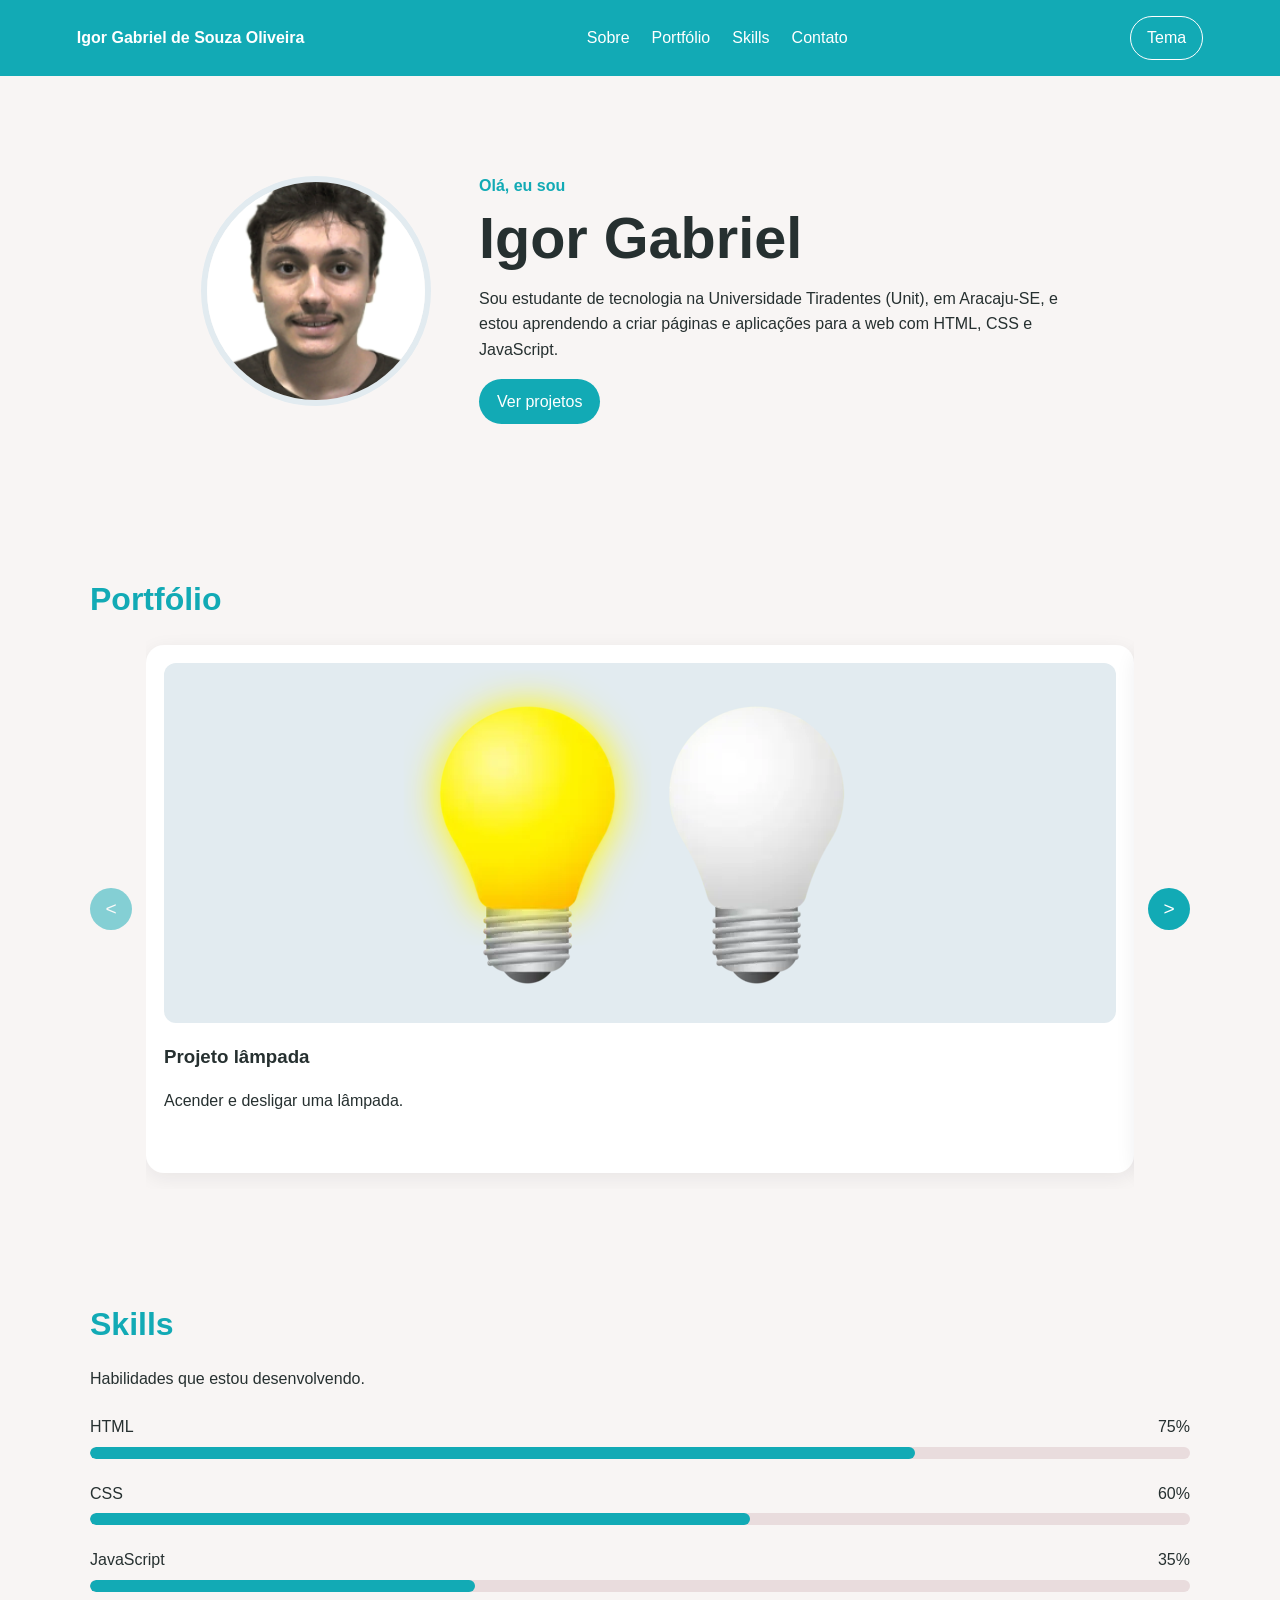
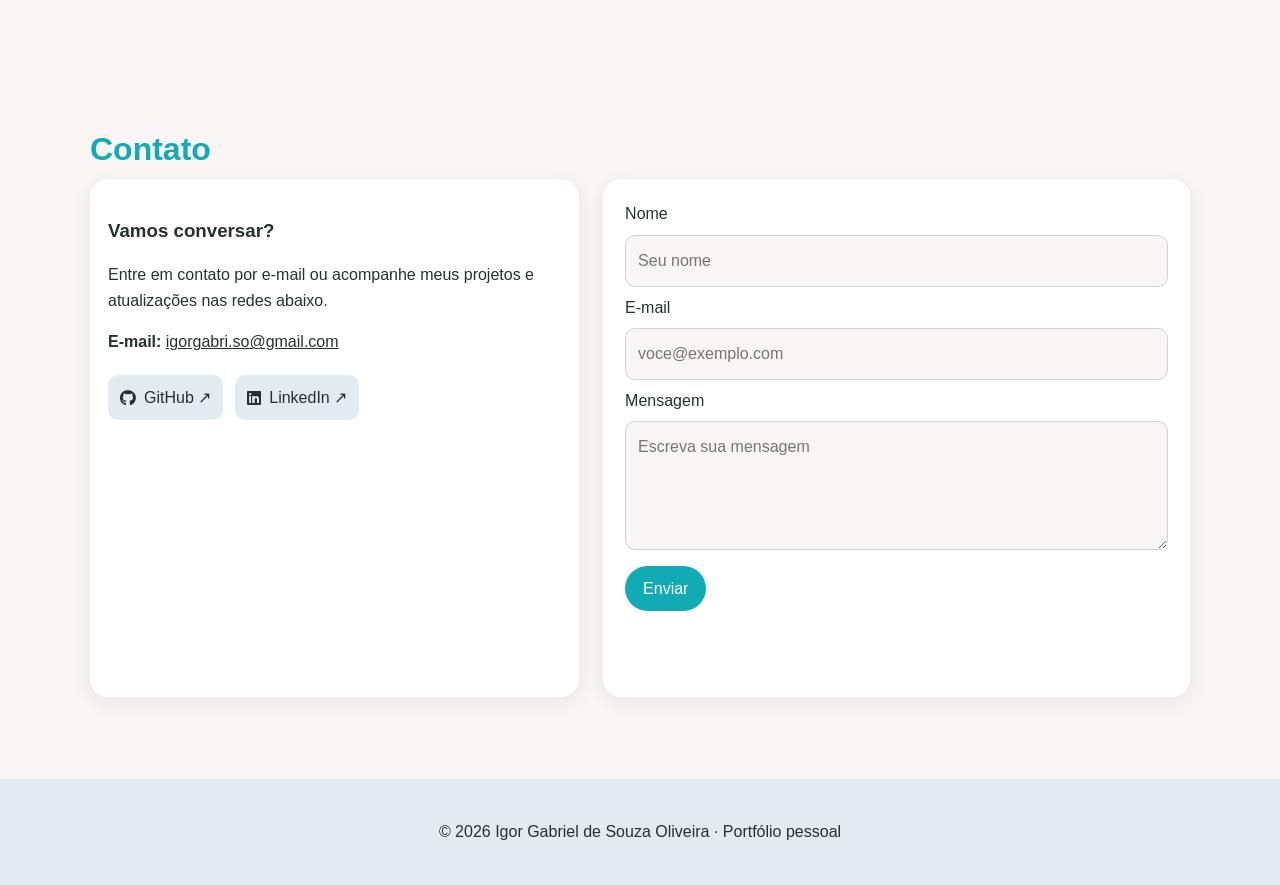
<file: index.html>
<!DOCTYPE html>
<html lang="pt-BR">
<head>
  <meta charset="UTF-8">
  <meta name="viewport" content="width=device-width, initial-scale=1.0">
  <title>Portfólio de Igor Gabriel de Souza Oliveira</title>
  <link rel="stylesheet" href="style.css">
  <link rel="stylesheet" href="https://cdnjs.cloudflare.com/ajax/libs/font-awesome/6.5.2/css/all.min.css">
  <script src="script.js" defer></script>
</head>
<body>
  <header class="topo">
    <a class="logo" href="#sobre">Igor Gabriel de Souza Oliveira</a>
    <nav>
      <a href="#sobre">Sobre</a>
      <a href="#portfolio">Portfólio</a>
      <a href="#skills">Skills</a>
      <a href="#contato">Contato</a>
    </nav>
    <button id="btn-tema" class="btn-tema" type="button">Tema</button>
  </header>

  <main>
    <section id="sobre" class="apresentacao">
      <img class="foto" src="assets/imgs/foto.png" alt="Foto de Igor Gabriel">
      <div class="apresentacao-texto">
        <p class="saudacao">Olá, eu sou</p>
        <h1>Igor Gabriel</h1>
        <p>Sou estudante de tecnologia na Universidade Tiradentes (Unit), em Aracaju-SE, e estou aprendendo a criar páginas e aplicações para a web com HTML, CSS e JavaScript.</p>
        <a class="botao" href="#portfolio">Ver projetos</a>
      </div>
    </section>

    <section id="portfolio" class="secao">
      <h2>Portfólio</h2>
      <div class="carrossel">
        <button id="btn-anterior" class="seta" type="button" aria-label="Projetos anteriores">&lt;</button>

        <div class="trilho" id="trilho-projetos">
          <article class="card">
            <div class="card-imagem">
              <a href="assets/projects/lampada/index.html" target="_blank" rel="noopener noreferrer">
                <img src="assets/imgs/lamp_on_off.png" alt="Foto de duas lâmpadas, uma ligada e outra desligada.">
              </a>
            </div>
            <h3>Projeto lâmpada</h3>
            <p>Acender e desligar uma lâmpada.</p>
          </article>

          <article class="card">
            <div class="card-imagem">
              <a href="assets/projects/lista_tarefas/index.html" target="_blank" rel="noopener noreferrer">
                <img src="assets/imgs/lista_tarefas.png" alt="Preview da tela inicial da lista de tarefas.">
              </a>
            </div>
            <h3>Lista de tarefas</h3>
            <p>Organização de tarefas do dia a dia.</p>
          </article>

          <article class="card">
            <div class="card-imagem">
              <a href="assets/projects/calculadora/index.html" target="_blank" rel="noopener noreferrer">
                <img src="assets/imgs/calculadora.png" alt="Preview da página da calculadora">
              </a>
            </div>
            <h3>Calculadora</h3>
            <p>Página onde se pode realizar cálculos</p>
          </article>

          <article class="card">
            <div class="card-imagem">
              <a href="assets/projects/supermart-estoque/visao_geral.html" target="_blank" rel="noopener noreferrer">
                <img src="assets/projects/supermart-estoque/logo.png" alt="Logo do sistema">
              </a>
            </div>
            <h3>Sistema de estoque</h3>
            <p>Sistema em que pode ser utilizado para o gerenciamento de um estoque</p>
          </article>

        </div>

        <button id="btn-proximo" class="seta" type="button" aria-label="Próximos projetos">&gt;</button>
      </div>
    </section>

    <section id="skills" class="secao">
      <h2>Skills</h2>
      <p>Habilidades que estou desenvolvendo.</p>

      <div class="skill">
        <div class="skill-cabecalho">
          <span>HTML</span><span>75%</span>
        </div>
        <div class="barra">
          <div class="nivel" data-nivel="75"></div>
        </div>
      </div>

      <div class="skill">
        <div class="skill-cabecalho">
          <span>CSS</span><span>60%</span>
        </div>
        <div class="barra">
          <div class="nivel" data-nivel="60"></div>
        </div>
      </div>

      <div class="skill">
        <div class="skill-cabecalho">
          <span>JavaScript</span><span>35%</span>
        </div>
        <div class="barra">
          <div class="nivel" data-nivel="35"></div>
        </div>
      </div>
    </section>

    <section id="contato" class="secao">
      <h2>Contato</h2>
      <div class="contato-grid">
        <article class="card contato-card">
          <h3>Vamos conversar?</h3>
          <p>Entre em contato por e-mail ou acompanhe meus projetos e atualizações nas redes abaixo.</p>
          
          <p> <strong>E-mail:</strong> <a href="mailto:igorgabri.so@gmail.com">igorgabri.so@gmail.com</a></p>
          <div class="contato-links" aria-label="Redes profissionais">

          <a class="contato-link" href="https://github.com/Igor-Gabs119" target="_blank" rel="noopener noreferrer" aria-label="GitHub">
            <i class="fa-brands fa-github" aria-hidden="true"></i> GitHub ↗
          </a>

          <a class="contato-link" href="https://www.linkedin.com/in/igor-gabriel-de-souza-oliveira-3a478040a/" target="_blank" rel="noopener noreferrer" aria-label="LinkedIn">
           <i class="fa-brands fa-linkedin" aria-hidden="true"></i> LinkedIn ↗
          </a>

          </div>
          <iframe class="mapa" title="Mapa com a localização aproximada: Aracaju, Sergipe, Brasil" src="https://www.google.com/maps?q=Aracaju,+Sergipe,+Brasil&z=11&output=embed" loading="lazy" referrerpolicy="no-referrer-when-downgrade" allowfullscreen></iframe>
        </article>

        <form id="form-contato" class="formulario" novalidate>
          <label for="nome">Nome</label>
          <input id="nome" type="text" placeholder="Seu nome" required>

          <label for="email">E-mail</label>
          <input id="email" type="email" placeholder="voce@exemplo.com" required>

          <label for="mensagem">Mensagem</label>
          <textarea id="mensagem" rows="4" placeholder="Escreva sua mensagem" required></textarea>

          <button class="botao" type="submit">Enviar</button>
          <p id="retorno-formulario" role="status" aria-live="polite"></p>
        </form>
      </div>    </section>
  </main>

  <footer>
    <p>© 2026 Igor Gabriel de Souza Oliveira · Portfólio pessoal</p>
  </footer>
</body>
</html>
</file>
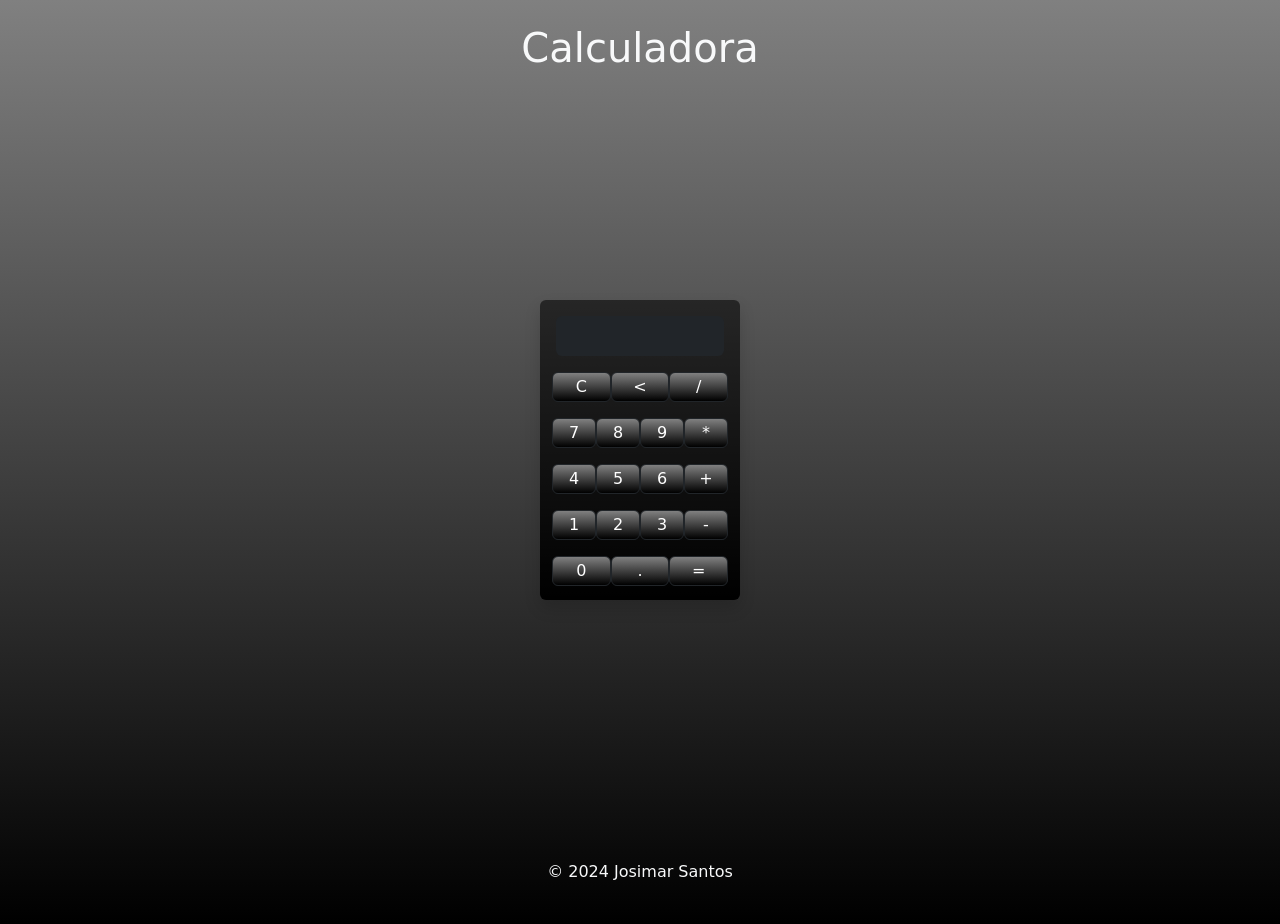
<file: assets/projects/calculadora/index.html>
<!DOCTYPE html>
<html lang="en">
<head>
    <meta charset="UTF-8">
    <meta name="viewport" content="width=device-width, initial-scale=1.0">
    <title>Calculator</title>
    <link rel="stylesheet" href="style.css">
    <link href="https://cdn.jsdelivr.net/npm/bootstrap@5.3.3/dist/css/bootstrap.min.css" rel="stylesheet" integrity="sha384-QWTKZyjpPEjISv5WaRU9OFeRpok6YctnYmDr5pNlyT2bRjXh0JMhjY6hW+ALEwIH" crossorigin="anonymous">
</head>
<body>
    <header class="header text-center my-4">
        <h1 class="text-light">Calculadora</h1>
    </header>
    <main class="d-flex justify-content-center">
        <div class="calc bg-black bg-gradient p-3 rounded shadow">
            <div class="display bg-dark pb-3 mb-3 rounded text-light text-end" id="display"></div>
            <div class="btns">
                <div class="row g-2"> 
                    <button onclick="clearAll()" class="btn col btn-dark d-flex justify-content-center align-items-center" aria-label="Clear">C</button>
                    <button onclick="backspace()" class="btn col btn-dark d-flex justify-content-center align-items-center" aria-label="Backspace"><</button>
                    <button onclick="pressed('/')" class="btn col btn-dark d-flex justify-content-center align-items-center" aria-label="Divide">/</button>
                </div>
                <div class="row g-2 mt-2">
                    <button onclick="pressed('7')" class="btn col btn-dark d-flex justify-content-center align-items-center" aria-label="Seven">7</button>
                    <button onclick="pressed('8')" class="btn col btn-dark d-flex justify-content-center align-items-center" aria-label="Eight">8</button>
                    <button onclick="pressed('9')" class="btn col btn-dark d-flex justify-content-center align-items-center" aria-label="Nine">9</button>
                    <button onclick="pressed('*')" class="btn col btn-dark d-flex justify-content-center align-items-center" aria-label="Multiply">*</button>
                </div>
                <div class="row g-2 mt-2">
                    <button onclick="pressed('4')" class="btn col btn-dark d-flex justify-content-center align-items-center" aria-label="Four">4</button>
                    <button onclick="pressed('5')" class="btn col btn-dark d-flex justify-content-center align-items-center" aria-label="Five">5</button>
                    <button onclick="pressed('6')" class="btn col btn-dark d-flex justify-content-center align-items-center" aria-label="Six">6</button>
                    <button onclick="pressed('+')" class="btn col btn-dark d-flex justify-content-center align-items-center" aria-label="Add">+</button>
                </div>
                <div class="row g-2 mt-2">
                    <button onclick="pressed('1')" class="btn col btn-dark d-flex justify-content-center align-items-center" aria-label="One">1</button>
                    <button onclick="pressed('2')" class="btn col btn-dark d-flex justify-content-center align-items-center" aria-label="Two">2</button>
                    <button onclick="pressed('3')" class="btn col btn-dark d-flex justify-content-center align-items-center" aria-label="Three">3</button>
                    <button onclick="pressed('-')" class="btn col btn-dark d-flex justify-content-center align-items-center" aria-label="Subtract">-</button>
                </div>
                <div class="row g-2 mt-2">
                    <button onclick="pressed('0')" class="btn col btn-dark d-flex justify-content-center align-items-center" aria-label="Zero">0</button>
                    <button onclick="pressed('.')" class="btn col btn-dark d-flex justify-content-center align-items-center" aria-label="Decimal">.</button>
                    <button onclick="calculate()" class="btn col btn-dark d-flex justify-content-center align-items-center" aria-label="Equals">=</button>
                </div>
            </div>
        </div>
    </main>
    <footer class="footer text-light fixed-bottom mt-auto text-center">
        <p>&copy; 2024 Josimar Santos</p>
    </footer>
    <script src="script.js"></script>
    <script src="https://cdn.jsdelivr.net/npm/bootstrap@5.3.3/dist/js/bootstrap.bundle.min.js" integrity="sha384-YvpcrYf0tY3lHB60NNkmXc5s9fDVZLESaAA55NDzOxhy9GkcIdslK1eN7N6jIeHz" crossorigin="anonymous"></script>
</body>
</html>
</file>
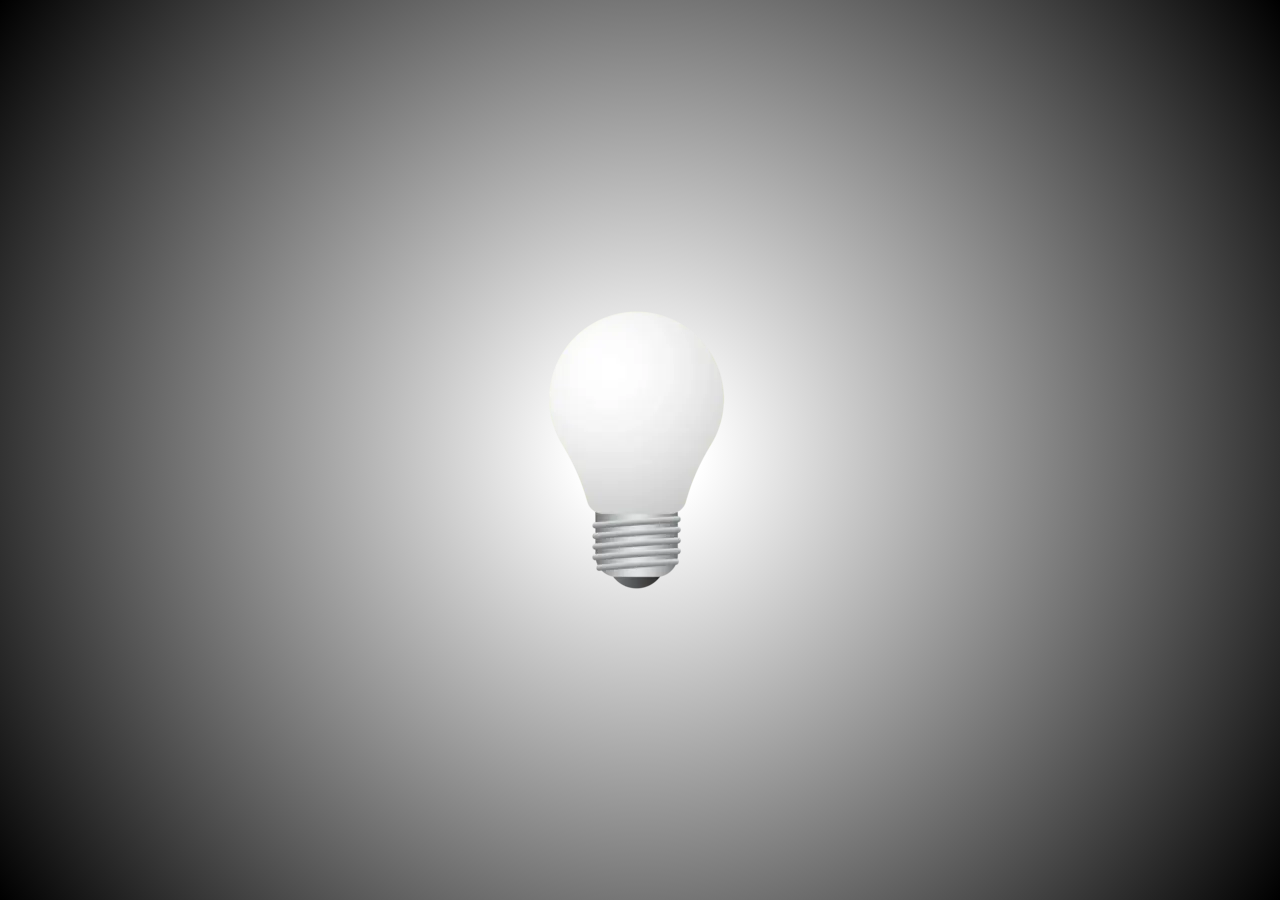
<file: assets/projects/lampada/index.html>
<!DOCTYPE html>
<html lang="pt-BR">
<head>
    <meta charset="UTF-8">
    <meta name="viewport" content="width=device-width, initial-scale=1.0">
    <title>Lâmpada</title>
    <link rel="stylesheet" href="style.css">
    <script src="script.js" defer></script>
</head>
<body>
    <div class="container">
        <img id="lamp" src="assets/lamp_off.png" alt="Lâmpada apagada">
    </div>
</body>
</html>
</file>
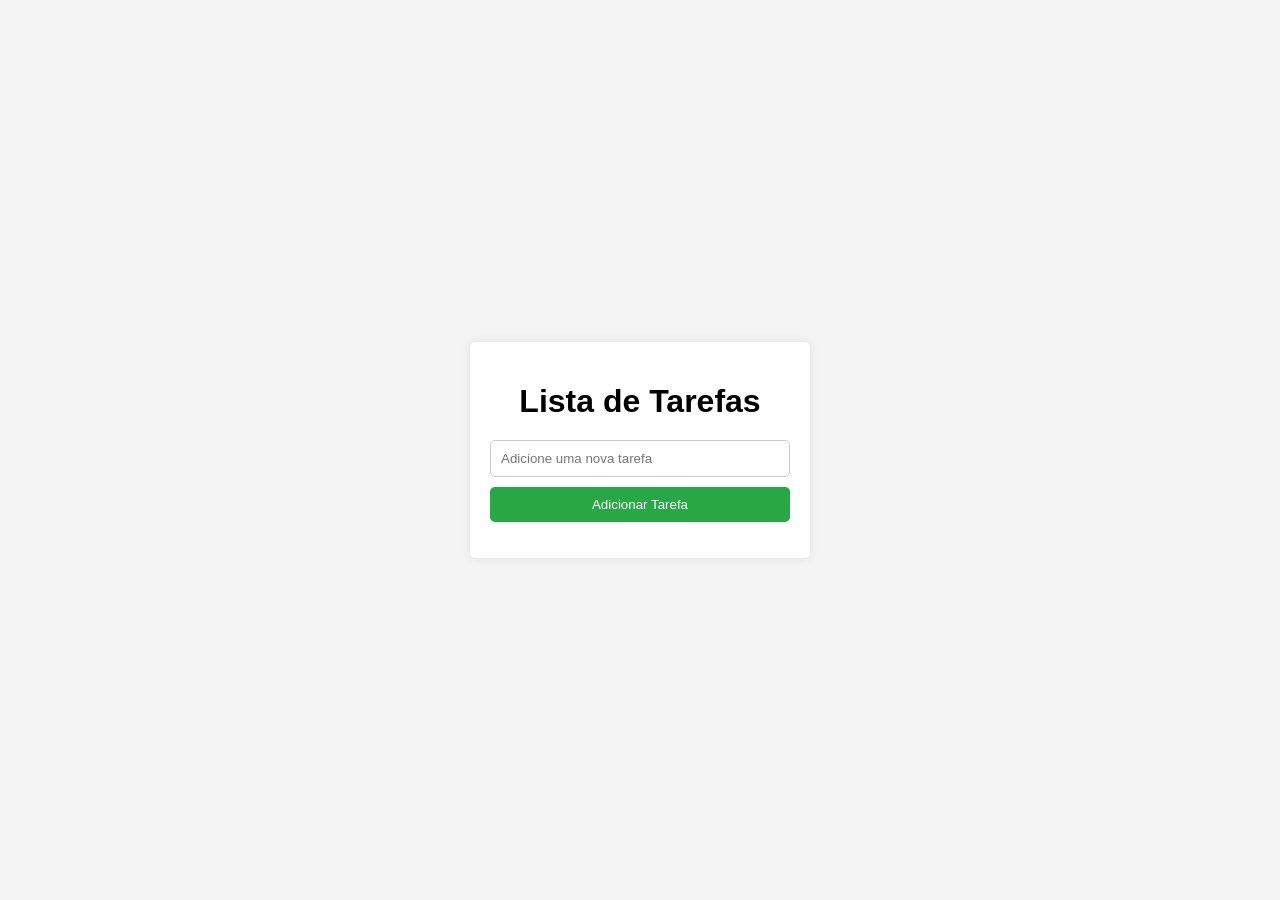
<file: assets/projects/lista_tarefas/index.html>
<html lang="pt-BR">
<head>
    <meta charset="UTF-8">
    <meta name="viewport" content="width=device-width, initial-scale=1.0">
    <title>Lista de Tarefas</title>
    <link rel="stylesheet" href="styles.css">
    <script src="script.js" defer></script>
</head>
<body>
    <div class="container">
        <h1>Lista de Tarefas</h1>
        <input type="text" id="taskInput" placeholder="Adicione uma nova tarefa">
        <button id="addTaskBtn">Adicionar Tarefa</button>
        <ul id="taskList">
            
        </ul>
    </div>
</body>
</html>
</file>
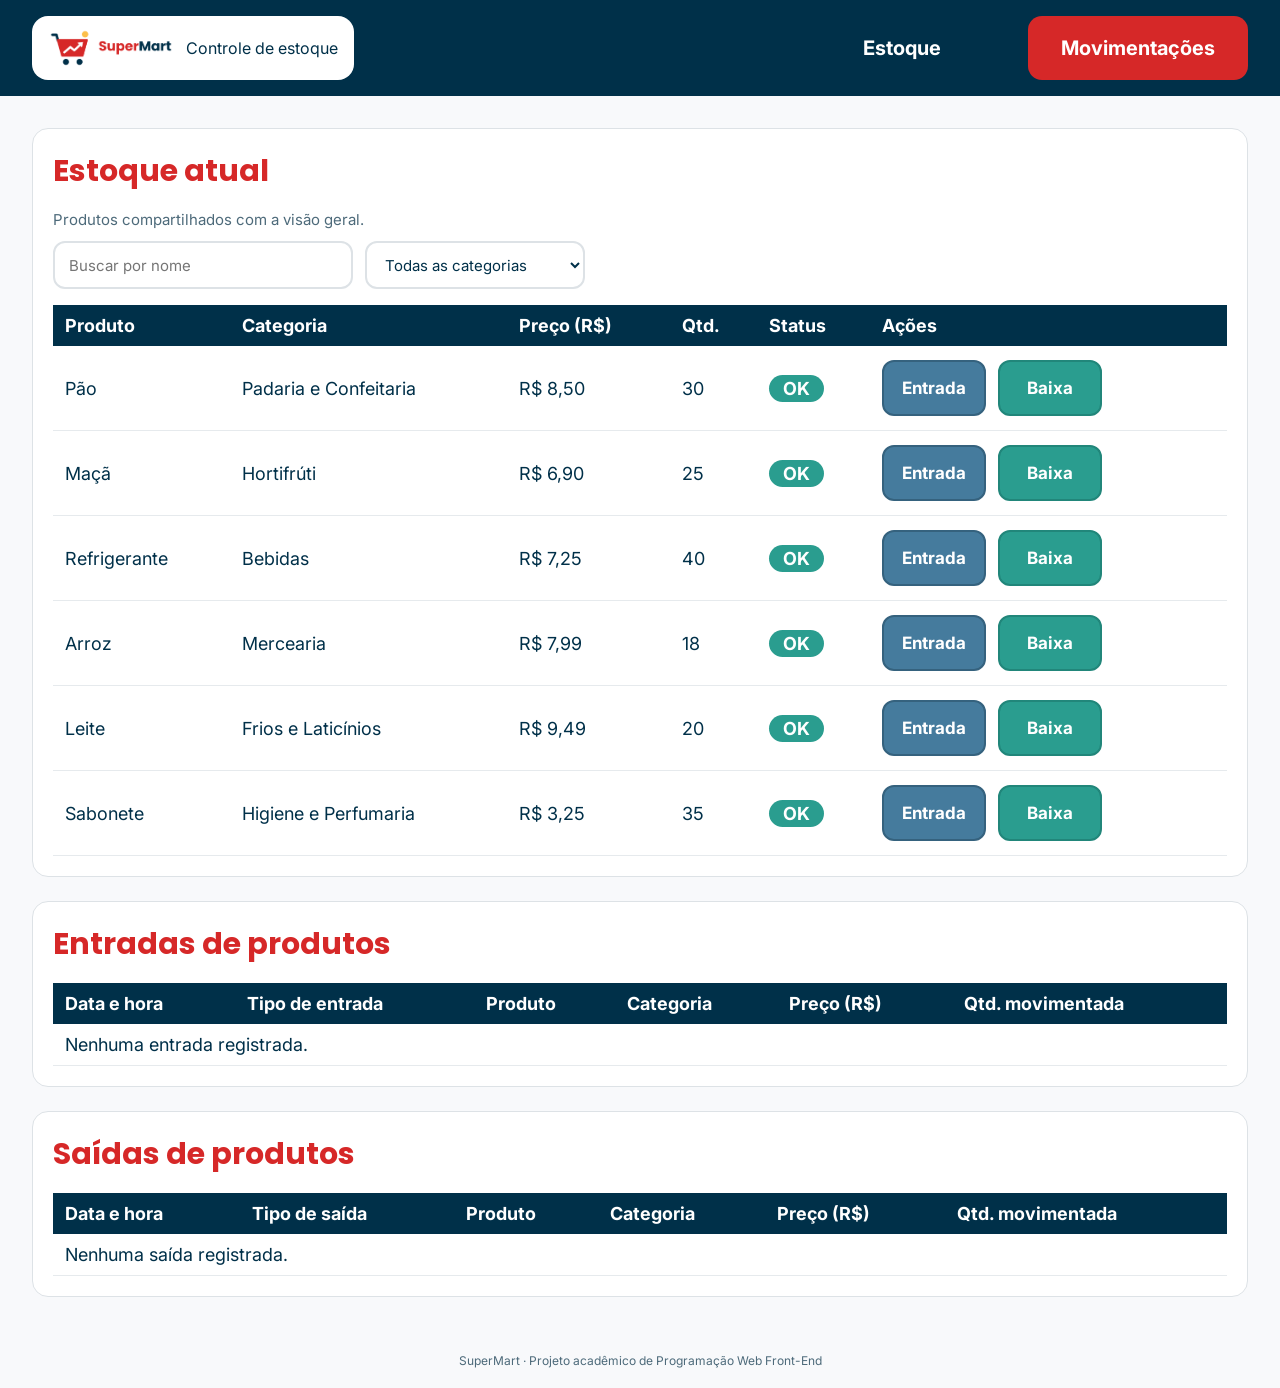
<file: assets/projects/supermart-estoque/movimentacoes.html>
<!DOCTYPE html>
<html lang="pt-BR">
<head>
  <meta charset="UTF-8">
  <meta name="viewport" content="width=device-width, initial-scale=1.0">
  <title>SuperMart | Movimentações</title>

  <link rel="preconnect" href="https://fonts.googleapis.com">
  <link rel="preconnect" href="https://fonts.gstatic.com" crossorigin>
  <link href="https://fonts.googleapis.com/css2?family=Inter:wght@400;600;700&family=Poppins:wght@700&display=swap" rel="stylesheet">

  <link rel="stylesheet" href="css/style.css">
  <script src="js/script.js" defer></script>
</head>
<body>
  <header class="header">
    <div class="marca">
      <img src="docs/logo.png" alt="SuperMart">

      <div>
        <p class="subtitulo">Controle de estoque</p>
      </div>
    </div>
  </header>

  <div id="menu_lateral">
    <button class="btn_lateral" onclick="window.location.href='visao_geral.html'">
      Estoque
    </button>
    <button class="btn_lateral ativo" onclick="window.location.href='movimentacoes.html'">
      Movimentações
    </button>
  </div>

  <main>
    <section class="secao-movimentacoes">
      <h2>Estoque atual</h2>
      <p class="descricao-secao">Produtos compartilhados com a visão geral.</p>
      <div class="filtros-movimentacoes">
        <label class="campo-oculto" for="busca_movimentacoes">Buscar por nome</label>
        <input type="search" id="busca_movimentacoes" placeholder="Buscar por nome">
        <label class="campo-oculto" for="categorias_movimentacoes">Categoria</label>
        <select id="categorias_movimentacoes">
          <option>Todas as categorias</option>
          <option>Mercearia</option>
          <option>Hortifrúti</option>
          <option>Açougue e Peixaria</option>
          <option>Frios e Laticínios</option>
          <option>Congelados</option>
          <option>Padaria e Confeitaria</option>
          <option>Bebidas</option>
          <option>Limpeza</option>
          <option>Higiene e Perfumaria</option>
          <option>Bazar e Pet</option>
          <option>Eletrônicos</option>
        </select>
      </div>
      <div class="tabela-container">
        <table id="tabela_produtos" class="tabela-dados">
          <thead>
            <tr>
              <th>Produto</th>
              <th>Categoria</th>
              <th>Preço (R$)</th>
              <th>Qtd.</th>
              <th>Status</th>
              <th>Ações</th>
            </tr>
          </thead>
          <tbody></tbody>
        </table>
      </div>
    </section>

    <section class="tabelas_movimentacoes">
      <div class="secao-movimentacoes">
        <h2>Entradas de produtos</h2>
        <div class="tabela-container">
          <table id="tabela_entradas" class="tabela-dados">
            <thead>
              <tr>
                <th>Data e hora</th>
                <th>Tipo de entrada</th>
                <th>Produto</th>
                <th>Categoria</th>
                <th>Preço (R$)</th>
                <th>Qtd. movimentada</th>
              </tr>
            </thead>
            <tbody></tbody>
          </table>
        </div>
      </div>

      <div class="secao-movimentacoes">
        <h2>Saídas de produtos</h2>
        <div class="tabela-container">
          <table id="tabela_saidas" class="tabela-dados">
            <thead>
              <tr>
                <th>Data e hora</th>
                <th>Tipo de saída</th>
                <th>Produto</th>
                <th>Categoria</th>
                <th>Preço (R$)</th>
                <th>Qtd. movimentada</th>
              </tr>
            </thead>
            <tbody></tbody>
          </table>
        </div>
      </div>
    </section>
  </main>

  <footer class="footer">
    <p>SuperMart &middot; Projeto acadêmico de Programação Web Front-End</p>
  </footer>
</body>
</html>
</file>
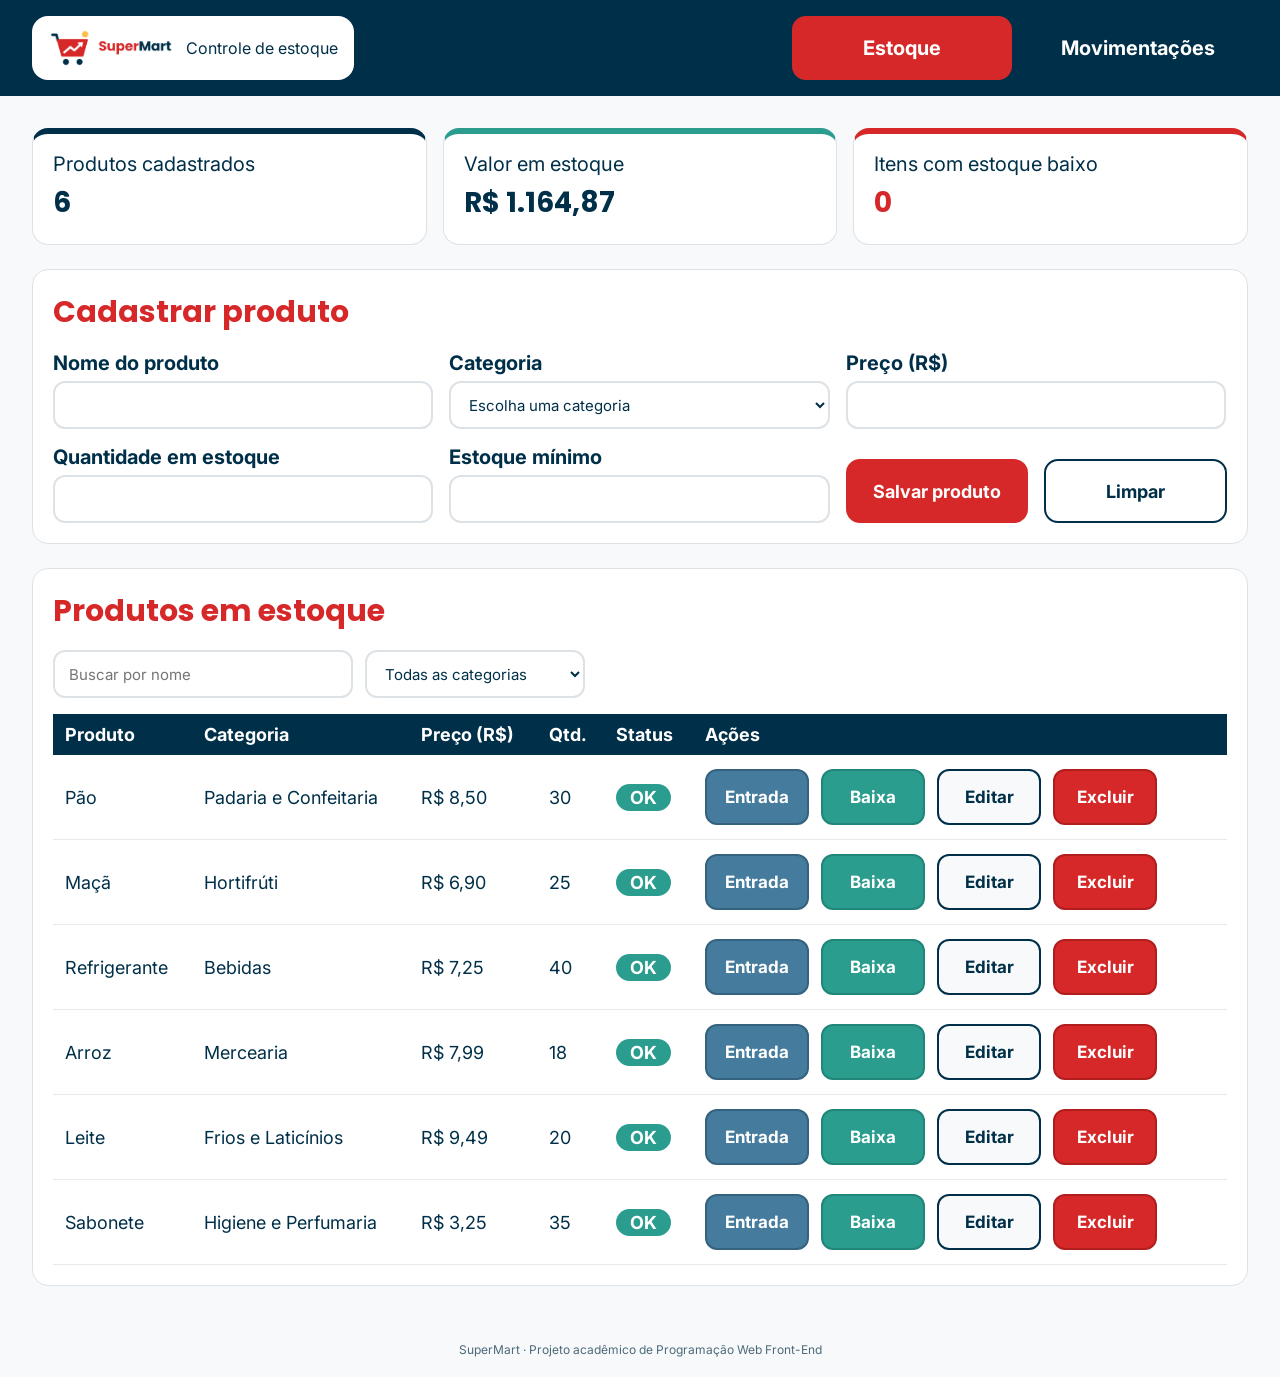
<file: assets/projects/supermart-estoque/visao_geral.html>
<!DOCTYPE html>
<html lang="pt-BR">
<head>
  <meta charset="UTF-8">
  <meta name="viewport" content="width=device-width, initial-scale=1.0">
  <title>SuperMart | Controle de estoque</title>
  <link rel="preconnect" href="https://fonts.googleapis.com">
  <link rel="preconnect" href="https://fonts.gstatic.com" crossorigin>
  <link href="https://fonts.googleapis.com/css2?family=Inter:wght@400;600;700&family=Poppins:wght@700&display=swap" rel="stylesheet">
  <link rel="stylesheet" href="css/style.css">
  <script src="js/script.js" defer></script>
</head>
<body>
  <header class="header">
    <div class="marca">
      <img src="docs/logo.png" alt="SuperMart">
      <p class="subtitulo">Controle de estoque</p>
    </div>
  </header>

  <div id="menu_lateral">
    <button class="btn_lateral ativo" onclick="window.location.href='visao_geral.html'">
      Estoque
    </button>
    <button class="btn_lateral" onclick="window.location.href='movimentacoes.html'">
      Movimentações
    </button>
  </div>

  <main>
    <div>
      <section class="indicadores-resumo">
        <div class="indicadores">
          <p>Produtos cadastrados</p>
          <h2 id="prod_total">0</h2>
        </div>
        <div class="indicadores indica-valor">
          <p>Valor em estoque</p>
          <h2 id="valor_estoque">R$ 0,00</h2>
        </div>
        <div class="indicadores indica-baixo">
          <p>Itens com estoque baixo</p>
          <h2 id="estoque_baixo">0</h2>
        </div>
      </section>

      <section id="cadastro">
        <h3>Cadastrar produto</h3>
        <form id="cadastro_prod">
          <div>
            <div>
              <label for="nome_prod">Nome do produto</label>
              <input type="text" id="nome_prod" class="cads" required>
            </div>
            <div>
              <label for="categoria_prod">Categoria</label>
              <select id="categoria_prod" class="cads" required>
                <option value="" disabled selected>Escolha uma categoria</option>
                <option>Mercearia</option>
                <option>Hortifrúti</option>
                <option>Açougue e Peixaria</option>
                <option>Frios e Laticínios</option>
                <option>Congelados</option>
                <option>Padaria e Confeitaria</option>
                <option>Bebidas</option>
                <option>Limpeza</option>
                <option>Higiene e Perfumaria</option>
                <option>Bazar e Pet</option>
                <option>Eletrônicos</option>
              </select>
            </div>
            <div>
              <label for="preco_prod">Preço (R$)</label>
              <input type="number" step="0.01" min="0" id="preco_prod" class="cads" required>
            </div>
            <div>
              <label for="quant_prod">Quantidade em estoque</label>
              <input type="number" min="0" id="quant_prod" class="cads" required>
            </div>
            <div>
              <label for="min_prod">Estoque mínimo</label>
              <input type="number" min="0" id="min_prod" class="cads" required>
            </div>
            <div>
              <button type="submit" class="btn67" id="btn67_salva">Salvar produto</button>
              <button type="reset" class="btn67" id="btn67_limpa">Limpar</button>
            </div>
          </div>
        </form>
      </section>

      <section>
        <h3>Produtos em estoque</h3>

        <div id="buscar">
          <label class="campo-oculto" for="busca_nome">Buscar por nome</label>
          <input type="search" id="busca_nome" placeholder="Buscar por nome">
          <label class="campo-oculto" for="categorias">Categoria</label>
          <select id="categorias">
            <option>Todas as categorias</option>
            <option>Mercearia</option>
            <option>Hortifrúti</option>
            <option>Açougue e Peixaria</option>
            <option>Frios e Laticínios</option>
            <option>Congelados</option>
            <option>Padaria e Confeitaria</option>
            <option>Bebidas</option>
            <option>Limpeza</option>
            <option>Higiene e Perfumaria</option>
            <option>Bazar e Pet</option>
            <option>Eletrônicos</option>
          </select>
        </div>

        <table id="tabela" class="tabela-dados">
          <thead>
            <tr>
              <th>Produto</th>
              <th>Categoria</th>
              <th>Preço (R$)</th>
              <th>Qtd.</th>
              <th>Status</th>
              <th>Ações</th>
            </tr>
          </thead>
          <tbody></tbody>
        </table>
      </section>
    </div>
  </main>

  <footer class="footer">
    <p>SuperMart &middot; Projeto acadêmico de Programação Web Front-End</p>
  </footer>
</body>
</html>
</file>
<file: style.css>
:root {

--cor-principal: #12aab5;
  --cor-fundo: #F8F5F4;
  --cor-texto: #263030;
  --cor-cartao: #ffffff;
  --cor-suave: #e2ebf0;
  --cor-destaque: #c56262;
  --cor-borda: #cbd1dd;
  --cor-barra: #E9DCDD;
  --fonte: Arial, Helvetica, sans-serif;
}

* {
  box-sizing: border-box;
}

html {
  scroll-behavior: smooth;
}

body {
  margin: 0;
  font-family: var(--fonte);
  background: var(--cor-fundo);
  color: var(--cor-texto);
  line-height: 1.6;
}

a {
  color: inherit;
}

.topo {
  position: sticky;
  top: 0;
  z-index: 10;
  display: flex;
  align-items: center;
  justify-content: space-between;
  gap: 20px;
  padding: 16px 6%;
  background: var(--cor-principal);
  color: #fff;
}

.logo {
  font-weight: 700;
  text-decoration: none;
}

nav {
  display: flex;
  gap: 22px;
}

nav a {
  text-decoration: none;
}

nav a:hover {
  color: var(--cor-destaque);
}

button,
.botao {
  cursor: pointer;
  font: inherit;
}

.botao {
  display: inline-block;
  border: 0;
  border-radius: 999px;
  padding: 10px 18px;
  color: white;
  background: var(--cor-principal);
  text-decoration: none;
}

.btn-tema {
  border: 1px solid white;
  border-radius: 999px;
  padding: 8px 16px;
  background: transparent;
  color: white;
}

main {
  width: min(1100px, 88%);
  margin: 0 auto;
}

section {
  scroll-margin-top: 90px;
}

.apresentacao {
  min-height: 430px;
  display: flex;
  align-items: center;
  justify-content: center;
  gap: 48px;
  padding: 70px 0;
}

.foto {
  width: 230px;
  height: 230px;
  border-radius: 50%;
  object-fit: cover;
  border: 6px solid var(--cor-suave);
  background: #ddd;
}

.apresentacao-texto {
  max-width: 600px;
}

.saudacao {
  color: var(--cor-principal);
  font-weight: 700;
  margin-bottom: 0;
}

h1 {
  font-size: clamp(2.2rem, 5vw, 3.6rem);
  line-height: 1.1;
  margin: 8px 0 16px;
}

.secao {
  padding: 42px 0;
}

h2 {
  color: var(--cor-principal);
  font-size: 2rem;
  margin-bottom: 4px;
}

.carrossel {
  display: flex;
  align-items: center;
  gap: 14px;
}

.trilho {
  display: flex;
  gap: 0;
  overflow: hidden;
  scroll-behavior: smooth;
  padding: 16px 0;
  flex: 1;
}

.card {
  flex: 0 0 250px;
  border-radius: 18px;
  padding: 18px;
  background: var(--cor-cartao);
  box-shadow: 0 5px 20px #17172b12;
}

.trilho .card {
  flex: 0 0 100%;
}

.card h3 {
  margin-bottom: 6px;
}

.card-imagem {
  display: flex;
  align-items: center;
  justify-content: center;
  min-height: 130px;
  overflow: hidden;
  border-radius: 12px;
  color: var(--cor-principal);
  font-size: 2rem;
  font-weight: 700;
  background: var(--cor-suave);
}

.card-imagem a {
  display: flex;
  align-items: center;
  justify-content: center;
  width: 100%;
}

.card-imagem img {
  display: block;
  width: auto;
  height: auto;
  max-width: 100%;
}

.seta {
  flex: 0 0 42px;
  width: 42px;
  height: 42px;
  border: 0;
  border-radius: 50%;
  background: var(--cor-principal);
  color: #fff;
  font-size: 1.2rem;
}

.seta:disabled {
  cursor: not-allowed;
  opacity: 0.5;
}

.skill {
  margin: 22px 0;
}

.skill-cabecalho {
  display: flex;
  justify-content: space-between;
  margin-bottom: 7px;
}

.barra {
  height: 12px;
  overflow: hidden;
  border-radius: 99px;
  background: var(--cor-barra);
}

.nivel {
  width: 0;
  height: 100%;
  border-radius: inherit;
  background: var(--cor-principal);
  transition: width 1.2s ease;
}

.contato-grid {
  display: grid;
  grid-template-columns: 1fr 1.2fr;
  gap: 24px;
}

.contato-card {
  flex: initial;
}

.contato-links {
  display: flex;
  flex-wrap: wrap;
  gap: 12px;
  margin-top: 20px;
}

.contato-link {
  display: inline-flex;
  align-items: center;
  gap: 8px;
  padding: 10px 12px;
  border-radius: 10px;
  background: var(--cor-suave);
  color: var(--cor-texto);
  text-decoration: none;
}

.contato-link:hover {
  color: var(--cor-principal);
}

.contato-link svg {
  width: 22px;
  height: 22px;
  fill: currentColor;
}

.mapa {
  display: block;
  width: 100%;
  height: 220px;
  margin-top: 20px;
  border: 0;
  border-radius: 12px;
}

.formulario {
  display: flex;
  flex-direction: column;
  gap: 8px;
  padding: 22px;
  border-radius: 18px;
  background: var(--cor-cartao);
  box-shadow: 0 5px 20px #17172b12;
}

input,
textarea {
  width: 100%;
  padding: 12px;
  border: 1px solid var(--cor-borda);
  border-radius: 10px;
  font: inherit;
  background: var(--cor-fundo);
  color: var(--cor-texto);
}

.formulario .botao {
  align-self: flex-start;
  margin-top: 8px;
}

#retorno-formulario {
  min-height: 1.5em;
}

footer {
  text-align: center;
  padding: 24px;
  margin-top: 40px;
  background: var(--cor-suave);
}
body.escuro .saudacao {
  color: var(--cor-destaque);
}

body.escuro {
  --cor-principal: #9ab4e4;
  --cor-fundo: #121936;
  --cor-texto: #eae9f3;
  --cor-cartao: #202032;
  --cor-suave: #303549;
  --cor-destaque: #8fe5e8;
  --cor-borda: #292f5f;
  --cor-barra: #303049;
}

body.escuro .topo {
  background: #2b4191;
}

body.escuro .botao,
body.escuro .seta {
  color: #171721;
}

@media (max-width: 700px) {
  .topo {
    flex-wrap: wrap;
    justify-content: center;
  }

  nav {
    order: 3;
    width: 100%;
    justify-content: center;
    flex-wrap: wrap;
    gap: 12px;
  }

  .apresentacao {
    flex-direction: column;
    text-align: center;
    gap: 24px;
    padding: 45px 0;
  }

  .foto {
    width: 180px;
    height: 180px;
  }

  .contato-grid {
    grid-template-columns: 1fr;
  }

  .carrossel {
    gap: 8px;
  }

  .card {
    flex-basis: 220px;
  }

  main {
    width: 92%;
  }
}

img {
  max-width: 100%;
  height: auto;
}
</file>
<file: assets/projects/calculadora/style.css>
*{
    margin: 0;
    padding: 0;
}

@font-face {
    font-family: 'DS-DIGI';
    src: url('ds_digital/DS-DIGI.TTF') format('truetype'),
         url('ds_digital/DS-DIGIB.TTF') format('truetype'),
         url('ds_digital/DS-DIGII.TTF') format('truetype'),
         url('ds_digital/DS-DIGIT.TTF') format('truetype');
}

body{
    background-image: linear-gradient(gray, black);
    background-repeat: no-repeat;
    height: 100vh;
    font-family: 'Courier New', Courier, monospace;
}

.calc{
    position: absolute;
    top: 50%;
    left: 50%;
    transform: translate(-50%, -50%);
    height: 300px;
    width: 200px;
    background-color: black;
    border-radius: 5px;    
    padding: 20px;
}

.display{
    background-color: white;
    height: 40px;
    width: auto;
    word-wrap: normal;
    overflow: hidden;
    border-radius: 5px;
    font-family: 'DS-DIGI', sans-serif;
    font-size: 30px;
}

.btn{
    font: 1em sans-serif;
    color: #fff;
    background-image: linear-gradient(gray, black);
    border-radius: 5px;
    padding: 5px;
    width: 30px;
    height: 30px;
}
</file>
<file: assets/projects/lampada/style.css>
body {
    background: radial-gradient(circle, white 8%, black 100%);
    display: flex;
    justify-content: center;
    align-items: center;
    height: 100vh;
    margin: 0;
}

.container {
    cursor: pointer;
}
</file>
<file: assets/projects/lista_tarefas/styles.css>
body {
    font-family: Arial, sans-serif;
    background-color: #f4f4f4;
    display: flex;
    justify-content: center;
    align-items: center;
    height: 100vh;
    margin: 0;
}

.container {
    background: #fff;
    padding: 20px;
    border-radius: 5px;
    box-shadow: 0 0 10px rgba(0,0,0,0.1);
    width: 300px;
    text-align: center;
}

h1 {
    margin-bottom: 20px;
}

input {
    padding: 10px;
    width: calc(100%);
    margin-bottom: 10px;
    border: 1px solid #ccc;
    border-radius: 5px;
}

button {
    padding: 10px 15px;
    background: #28a745;
    color: #fff;
    border: none;
    border-radius: 5px;
    cursor: pointer;
    width: 100%;
}

button:hover {
    background: #218838;
}

ul {
    list-style: none;
    padding: 0;
}

li {
    background: #f4f4f4;
    padding: 10px;
    margin-bottom: 10px;
    border-radius: 5px;
    display: flex;
    justify-content: space-between;
    align-items: center;
}

li button {
    background: #dc3545;
    border: none;
    color: #fff;
    padding: 5px 10px;
    border-radius: 5px;
    cursor: pointer;
    width: 30px;
    border-radius: 5px;
}

li button:hover {
    background: #c82333;
}
</file>
<file: assets/projects/supermart-estoque/css/style.css>
* {
  box-sizing: border-box;
  margin: 0;
  padding: 0;
}

body {
  font-family: "Inter", Arial, sans-serif;
  font-size: 20px;
  background-color: #f8f9fb;
  color: #003049;
}

.header {
  padding: 16px 16px 0;
  background-color: #003049;
}

.marca {
  display: flex;
  align-items: center;
  gap: 12px;
  padding: 12px 16px;
  background-color: #ffffff;
  border-radius: 16px;
}

.marca img {
  width: auto;
  height: 40px;
  flex-shrink: 0;
}

.subtitulo {
  font-size: 16px;
}

#menu_lateral {
  display: flex;
  gap: 16px;
  padding: 16px;
  background-color: #003049;
}

.btn_lateral {
  flex: 1;
  height: 64px;
  padding: 0 16px;
  font-family: "Inter", Arial, sans-serif;
  font-size: 20px;
  font-weight: 700;
  color: #ffffff;
  background-color: transparent;
  border: none;
  border-radius: 14px;
  cursor: pointer;
}

.btn_lateral:hover {
  background-color: #0b4a68;
}

.ativo,
.ativo:hover {
  background-color: #d62828;
}

main {
  padding: 24px 16px;
}

main h3,
.tabelas_movimentacoes h2,
.secao-movimentacoes h2 {
  margin-bottom: 16px;
  font-family: "Poppins", Arial, sans-serif;
  font-size: 30px;
  color: #d62828;
}

.indicadores-resumo {
  display: flex;
  flex-direction: column;
  gap: 16px;
  margin-bottom: 24px;
}

.indicadores {
  flex: 1;
  padding: 18px 20px 20px;
  background-color: #ffffff;
  border: 1px solid #dde2e6;
  border-top: 6px solid #003049;
  border-radius: 16px;
}

.indicadores h2 {
  margin-top: 6px;
  font-family: "Poppins", Arial, sans-serif;
  font-size: 28px;
}

.indica-valor {
  border-top-color: #2a9d8f;
}

.indica-baixo {
  border-top-color: #d62828;
}

.indica-baixo h2 {
  color: #d62828;
}

#cadastro,
main section:last-child,
.secao-movimentacoes,
.tabelas_movimentacoes > div {
  padding: 20px;
  margin-bottom: 24px;
  background-color: #ffffff;
  border: 1px solid #dde2e6;
  border-radius: 16px;
}

main section:last-child,
.secao-movimentacoes,
.tabelas_movimentacoes > div {
  overflow-x: auto;
}

.secao-movimentacoes,
.tabelas_movimentacoes > div {
  min-width: 0;
}

main section.tabelas_movimentacoes {
  padding: 0;
  margin-bottom: 0;
  background-color: transparent;
  border: none;
  border-radius: 0;
  overflow: visible;
}

.tabelas_movimentacoes {
  display: grid;
  grid-template-columns: minmax(0, 1fr);
}

.descricao-secao {
  margin-bottom: 12px;
  font-size: 15px;
  color: #4d6a7a;
}

#cadastro_prod > div {
  display: flex;
  flex-direction: column;
  gap: 16px;
}

#cadastro_prod > div > div {
  width: 100%;
}

#cadastro_prod > div > div:last-child {
  display: flex;
  gap: 16px;
}

#cadastro_prod label {
  display: block;
  margin-bottom: 6px;
  font-weight: 700;
}

.cads,
#buscar input,
#categorias,
.filtros-movimentacoes input,
.filtros-movimentacoes select {
  width: 100%;
  height: 48px;
  padding: 0 14px;
  font-family: "Inter", Arial, sans-serif;
  font-size: 15px;
  color: #003049;
  background-color: #ffffff;
  border: 2px solid #dde2e6;
  border-radius: 12px;
}

.cads:focus,
#buscar input:focus,
#categorias:focus,
.filtros-movimentacoes input:focus,
.filtros-movimentacoes select:focus {
  outline: none;
  border-color: #003049;
}

#buscar,
.filtros-movimentacoes {
  display: flex;
  flex-direction: column;
  gap: 12px;
  margin-bottom: 16px;
}

.campo-oculto {
  position: absolute;
  width: 1px;
  height: 1px;
  overflow: hidden;
  clip: rect(0 0 0 0);
  clip-path: inset(50%);
  white-space: nowrap;
}

.btn67 {
  flex: 1;
  height: 64px;
  padding: 0 20px;
  font-family: "Inter", Arial, sans-serif;
  font-size: 18px;
  font-weight: 700;
  white-space: nowrap;
  border-radius: 14px;
  cursor: pointer;
}

#btn67_salva {
  color: #ffffff;
  background-color: #d62828;
  border: 2px solid #d62828;
}

#btn67_salva:hover {
  background-color: #b81f1f;
  border-color: #b81f1f;
}

#btn67_limpa {
  color: #003049;
  background-color: #ffffff;
  border: 2px solid #003049;
}

#btn67_limpa:hover {
  background-color: #eef1f3;
}

.tabela-container {
  overflow-x: auto;
}

.tabela-dados {
  width: 100%;
  border-collapse: collapse;
  font-size: 18px;
}

.tabela-dados th {
  padding: 10px 12px;
  text-align: left;
  color: #ffffff;
  background-color: #003049;
}

.tabela-dados td {
  padding: 10px 12px;
  border-bottom: 1px solid #e6eaed;
}

.linha-baixo td {
  background-color: #fef2d4;
}

.linha-zerado td {
  background-color: #fbe1e1;
}

.status {
  display: inline-block;
  padding: 3px 14px;
  font-size: 18px;
  font-weight: 700;
  color: #ffffff;
  border-radius: 20px;
}

.status-normal {
  background-color: #2a9d8f;
}

.status-baixo {
  color: #003049;
  background-color: #fcbf49;
}

.status-zerado {
  background-color: #d62828;
}

.acoes {
  min-width: 230px;
}

.btn-acao {
  min-width: 104px;
  height: 56px;
  padding: 0 18px;
  margin: 4px 12px 4px 0;
  font-family: "Inter", Arial, sans-serif;
  font-size: 17px;
  font-weight: 700;
  color: #003049;
  background-color: #f8f9fa;
  border: 2px solid #003049;
  border-radius: 12px;
  cursor: pointer;
}

.btn-acao:active,
.btn67:active,
.btn_lateral:active {
  transform: scale(0.97);
}

.btn-editar {
  color: #003049;
  background-color: #f8f9fa;
  border: 2px solid #003049;
}

.btn-editar:hover {
  background-color: #eef1f3;
}

.btn-baixa {
  color: #ffffff;
  background-color: #2a9d8f;
  border: 2px solid #21867a;
}

.btn-baixa:hover {
  background-color: #21867a;
}

.btn-entrada {
  color: #ffffff;
  background-color: #457b9d;
  border: 2px solid #35627e;
}

.btn-entrada:hover {
  background-color: #35627e;
}

.btn-excluir {
  color: #ffffff;
  background-color: #d62828;
  border: 2px solid #b01e1e;
}

.btn-excluir:hover {
  background-color: #b01e1e;
}

.footer {
  padding: 0 16px 20px;
  font-size: 12px;
  text-align: center;
  color: #4d6a7a;
}

@media (min-width: 768px) {
  body {
    display: grid;
    grid-template-columns: auto 1fr;
  }

  .header {
    padding: 16px 16px 16px 32px;
  }

  #menu_lateral {
    align-items: center;
    justify-content: flex-end;
    padding: 16px 32px 16px 16px;
  }

  main,
  .footer {
    grid-column: 1 / -1;
  }

  .btn_lateral {
    flex: none;
    width: 220px;
  }

  main {
    width: 100%;
    max-width: 1500px;
    margin: 0 auto;
    padding: 32px;
  }

  .indicadores-resumo {
    flex-direction: row;
  }

  #cadastro_prod > div {
    flex-direction: row;
    flex-wrap: wrap;
    align-items: flex-end;
  }

  #cadastro_prod > div > div {
    width: calc(33.333% - 11px);
  }

  #cadastro_prod > div > div:last-child {
    flex: 1;
    width: auto;
    min-width: 260px;
  }

  #buscar,
  .filtros-movimentacoes {
    flex-direction: row;
  }

  #buscar input,
  .filtros-movimentacoes input {
    width: 300px;
  }

  #categorias,
  .filtros-movimentacoes select {
    width: 220px;
  }
}
</file>
